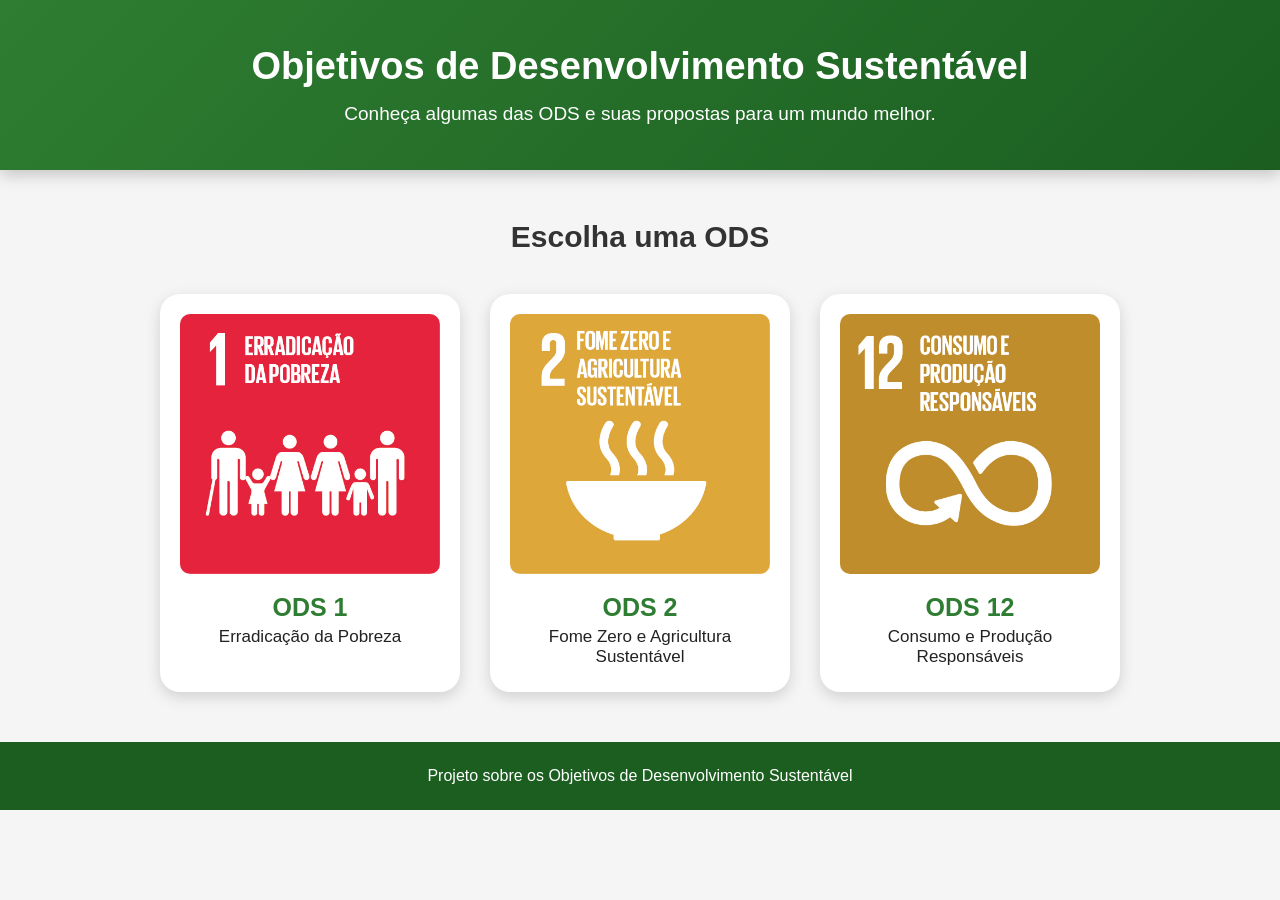
<file: index.html>
<!DOCTYPE html>
<html lang="pt-BR">

<head>
    <meta charset="UTF-8">
    <meta name="viewport" content="width=device-width, initial-scale=1.0">

    <title>Objetivos de Desenvolvimento Sustentável</title>

    <link rel="stylesheet" href="css/index.css">
</head>

<body>

    <!-- CABEÇALHO -->
    <header>

        <h1>Objetivos de Desenvolvimento Sustentável</h1>

        <p>
            Conheça algumas das ODS e suas propostas para um mundo melhor.
        </p>

    </header>


    <!-- CONTEÚDO PRINCIPAL -->
    <main>

        <h2>Escolha uma ODS</h2>

        <div class="ods-container">


            <!-- ODS 1 -->
            <a href="ods1/index.html" class="ods-card">

                <img
                    src="images/ods1.png"
                    alt="ODS 1 - Erradicação da Pobreza"
                >

                <h3>ODS 1</h3>

                <p>
                    Erradicação da Pobreza
                </p>

            </a>


            <!-- ODS 2 -->
            <a href="ods2/index.html" class="ods-card">

                <img
                    src="images/ods2.png"
                    alt="ODS 2 - Fome Zero e Agricultura Sustentável"
                >

                <h3>ODS 2</h3>

                <p>
                    Fome Zero e Agricultura Sustentável
                </p>

            </a>


            <!-- ODS 12 -->
            <a href="ods12/index.html" class="ods-card">

                <img
                    src="images/ods12.png"
                    alt="ODS 12 - Consumo e Produção Responsáveis"
                >

                <h3>ODS 12</h3>

                <p>
                    Consumo e Produção Responsáveis
                </p>

            </a>


        </div>

    </main>


    <!-- RODAPÉ -->
    <footer>

        <p>
            Projeto sobre os Objetivos de Desenvolvimento Sustentável
        </p>

    </footer>

</body>

</html>
</file>
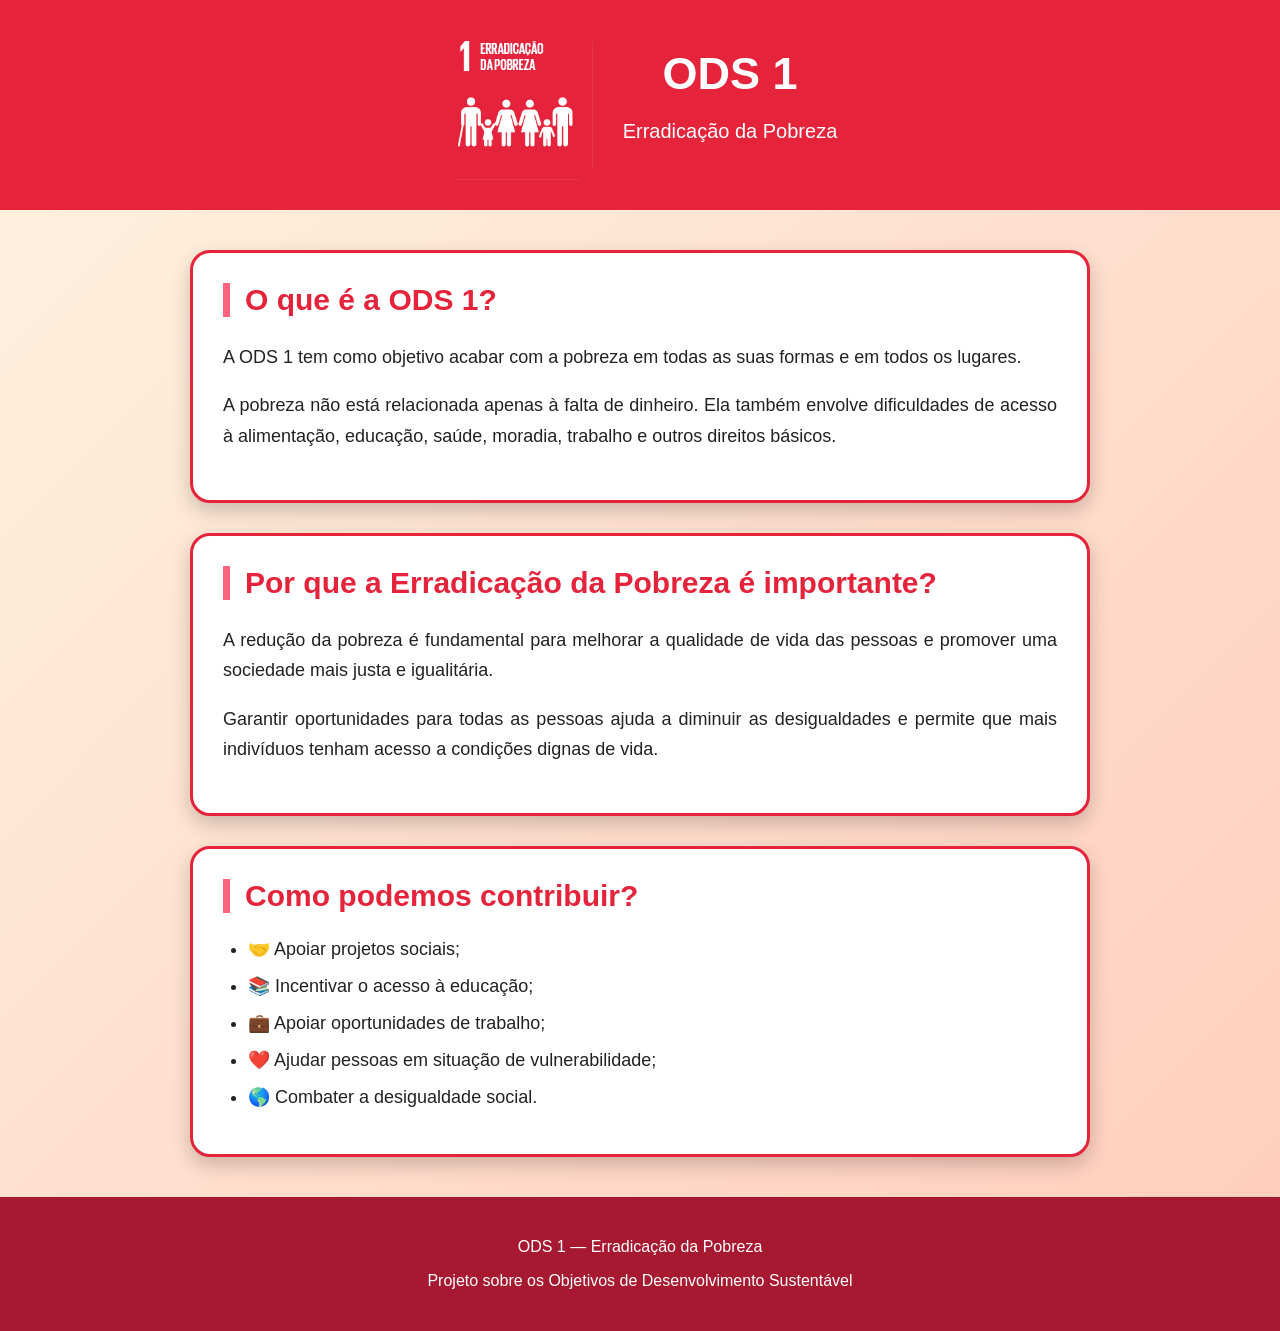
<file: ods1/index.html>
<!DOCTYPE html>
<html lang="pt-BR">

<head>
    <meta charset="UTF-8">
    <meta name="viewport" content="width=device-width, initial-scale=1.0">

    <title>ODS 1 - Erradicação da Pobreza</title>

    <style>

        /* =========================
           FUNDO DA PÁGINA
        ========================= */

        body {
            margin: 0;
            font-family: Arial, sans-serif;
            background: linear-gradient(135deg, #fff3e0, #ffccbc);
            color: #222;
        }


        /* =========================
           CABEÇALHO
        ========================= */

        header {
            background-color: #e5243b;
            color: white;
            padding: 30px;
        }

        .header-content {
            display: flex;
            align-items: center;
            justify-content: center;
            gap: 30px;
        }

        .header-content img {
            width: 150px;
            border-radius: 15px;
        }

        .header-text {
            text-align: center;
        }

        .header-text h1 {
            font-size: 45px;
            margin: 0;
        }

        .header-text p {
            font-size: 20px;
        }


        /* =========================
           CONTEÚDO
        ========================= */

        main {
            width: 90%;
            max-width: 900px;
            margin: 40px auto;
        }


        /* =========================
           CARDS
        ========================= */

        section {
            background-color: white;

            border: 3px solid #e5243b;

            border-radius: 20px;

            padding: 30px;

            margin-bottom: 30px;

            box-shadow: 0 8px 20px rgba(0, 0, 0, 0.20);

            transition: 0.3s;
        }


        section:hover {
            transform: translateY(-7px);

            box-shadow:
                0 15px 30px rgba(0, 0, 0, 0.25);
        }


        /* =========================
           TÍTULOS
        ========================= */

        section h2 {
            color: #e5243b;

            font-size: 30px;

            border-left: 7px solid #ff6380;

            padding-left: 15px;

            margin-top: 0;
        }


        /* =========================
           TEXTOS
        ========================= */

        section p {
            font-size: 18px;

            line-height: 1.7;

            text-align: justify;
        }


        /* =========================
           LISTA
        ========================= */

        section ul {
            padding-left: 25px;
        }

        section li {
            font-size: 18px;

            margin: 15px 0;
        }


        /* =========================
           RODAPÉ
        ========================= */

        footer {
            background-color: #a71930;

            color: white;

            text-align: center;

            padding: 25px;
        }


        /* =========================
           CELULAR
        ========================= */

        @media (max-width: 600px) {

            .header-content {
                flex-direction: column;
            }

            .header-content img {
                width: 120px;
            }

            .header-text h1 {
                font-size: 35px;
            }

            section h2 {
                font-size: 24px;
            }

        }

    </style>

</head>


<body>


    <!-- CABEÇALHO -->

    <header>

        <div class="header-content">

            <img
                src="../images/ods1.png"
                alt="Imagem representando a ODS 1"
            >

            <div class="header-text">

                <h1>ODS 1</h1>

                <p>
                    Erradicação da Pobreza
                </p>

            </div>

        </div>

    </header>


    <!-- CONTEÚDO -->

    <main>


        <!-- O QUE É -->

        <section>

            <h2>O que é a ODS 1?</h2>

            <p>
                A ODS 1 tem como objetivo acabar com a pobreza
                em todas as suas formas e em todos os lugares.
            </p>

            <p>
                A pobreza não está relacionada apenas à falta de
                dinheiro. Ela também envolve dificuldades de acesso
                à alimentação, educação, saúde, moradia, trabalho
                e outros direitos básicos.
            </p>

        </section>


        <!-- IMPORTÂNCIA -->

        <section>

            <h2>Por que a Erradicação da Pobreza é importante?</h2>

            <p>
                A redução da pobreza é fundamental para melhorar
                a qualidade de vida das pessoas e promover uma
                sociedade mais justa e igualitária.
            </p>

            <p>
                Garantir oportunidades para todas as pessoas ajuda
                a diminuir as desigualdades e permite que mais
                indivíduos tenham acesso a condições dignas de vida.
            </p>

        </section>


        <!-- COMO CONTRIBUIR -->

        <section>

            <h2>Como podemos contribuir?</h2>

            <ul>

                <li>🤝 Apoiar projetos sociais;</li>

                <li>📚 Incentivar o acesso à educação;</li>

                <li>💼 Apoiar oportunidades de trabalho;</li>

                <li>❤️ Ajudar pessoas em situação de vulnerabilidade;</li>

                <li>🌎 Combater a desigualdade social.</li>

            </ul>

        </section>


    </main>


    <!-- RODAPÉ -->

    <footer>

        <p>
            ODS 1 — Erradicação da Pobreza
        </p>

        <p>
            Projeto sobre os Objetivos de Desenvolvimento Sustentável
        </p>

    </footer>


</body>

</html>
</file>
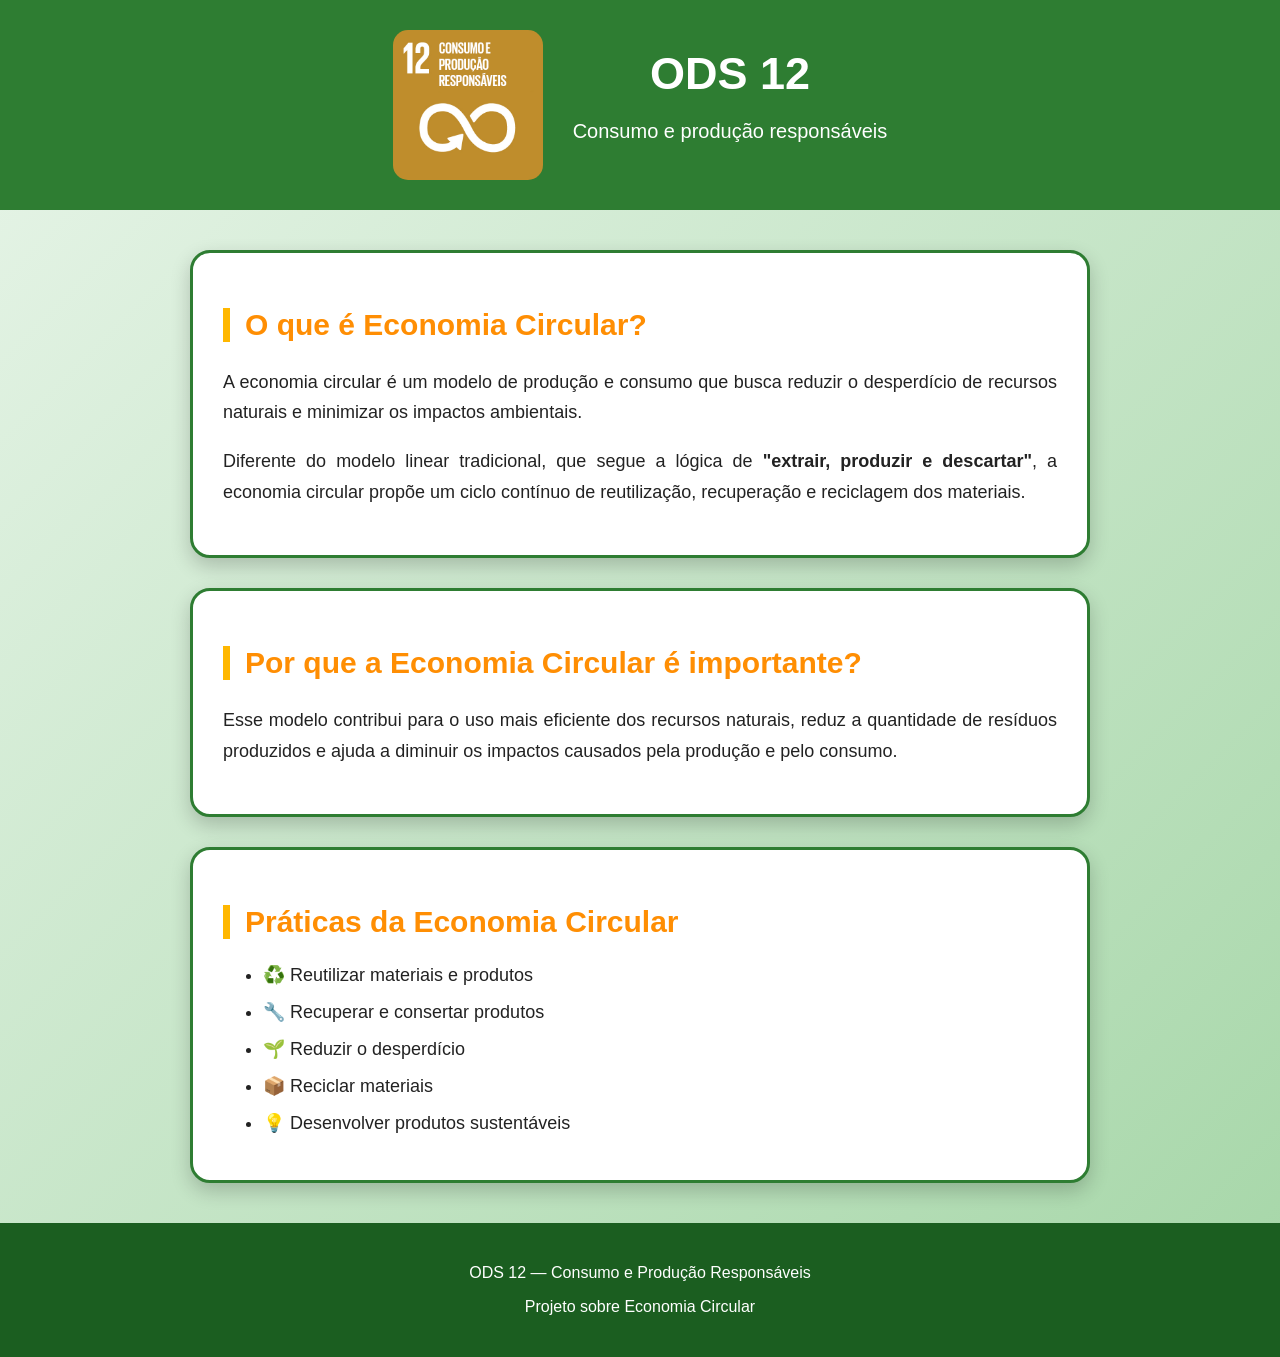
<file: ods12/index.html>
<!DOCTYPE html>
<html lang="pt-BR">

<head>
    <meta charset="UTF-8">
    <meta name="viewport" content="width=device-width, initial-scale=1.0">

    <title>ODS 12 - Consumo e Produção Responsáveis</title>

    <style>
        body {
            margin: 0;
            font-family: Arial, sans-serif;
            background: linear-gradient(135deg, #e8f5e9, #a5d6a7);
            color: #222;
        }

        header {
            background-color: #2e7d32;
            color: white;
            padding: 30px;
        }

        .header-content {
            display: flex;
            align-items: center;
            justify-content: center;
            gap: 30px;
        }

        .header-content img {
            width: 150px;
            border-radius: 15px;
        }

        .header-text {
            text-align: center;
        }

        .header-text h1 {
            font-size: 45px;
            margin: 0;
        }

        .header-text p {
            font-size: 20px;
        }

        main {
            width: 90%;
            max-width: 900px;
            margin: 40px auto;
        }

        section {
            background-color: white;
            border: 3px solid #2e7d32;
            border-radius: 20px;
            padding: 30px;
            margin-bottom: 30px;
            box-shadow: 0 8px 20px rgba(0, 0, 0, 0.20);
        }

        section h2 {
            color: #ff8e03;
            font-size: 30px;
            border-left: 7px solid #ffb700;
            padding-left: 15px;
        }

        section p {
            font-size: 18px;
            line-height: 1.7;
            text-align: justify;
        }

        section li {
            font-size: 18px;
            margin: 15px 0;
        }

        footer {
            background-color: #1b5e20;
            color: white;
            text-align: center;
            padding: 25px;
        }
    </style>
</head>

<body>

    <header>

        <div class="header-content">

            <img
                src="../images/ods12.png"
                alt="Imagem representando a ODS 12"
            >

            <div class="header-text">

                <h1>ODS 12</h1>

                <p>
                    Consumo e produção responsáveis
                </p>

            </div>

        </div>

    </header>

    <main>

        <section>

            <h2>O que é Economia Circular?</h2>

            <p>
                A economia circular é um modelo de produção e consumo
                que busca reduzir o desperdício de recursos naturais
                e minimizar os impactos ambientais.
            </p>

            <p>
                Diferente do modelo linear tradicional, que segue a
                lógica de <strong>"extrair, produzir e descartar"</strong>,
                a economia circular propõe um ciclo contínuo de
                reutilização, recuperação e reciclagem dos materiais.
            </p>

        </section>

        <section>

            <h2>Por que a Economia Circular é importante?</h2>

            <p>
                Esse modelo contribui para o uso mais eficiente dos
                recursos naturais, reduz a quantidade de resíduos
                produzidos e ajuda a diminuir os impactos causados
                pela produção e pelo consumo.
            </p>

        </section>

        <section>

            <h2>Práticas da Economia Circular</h2>

            <ul>
                <li>♻️ Reutilizar materiais e produtos</li>
                <li>🔧 Recuperar e consertar produtos</li>
                <li>🌱 Reduzir o desperdício</li>
                <li>📦 Reciclar materiais</li>
                <li>💡 Desenvolver produtos sustentáveis</li>
            </ul>

        </section>

    </main>

    <footer>

        <p>
            ODS 12 — Consumo e Produção Responsáveis
        </p>

        <p>
            Projeto sobre Economia Circular
        </p>

    </footer>

</body>

</html>
</file>
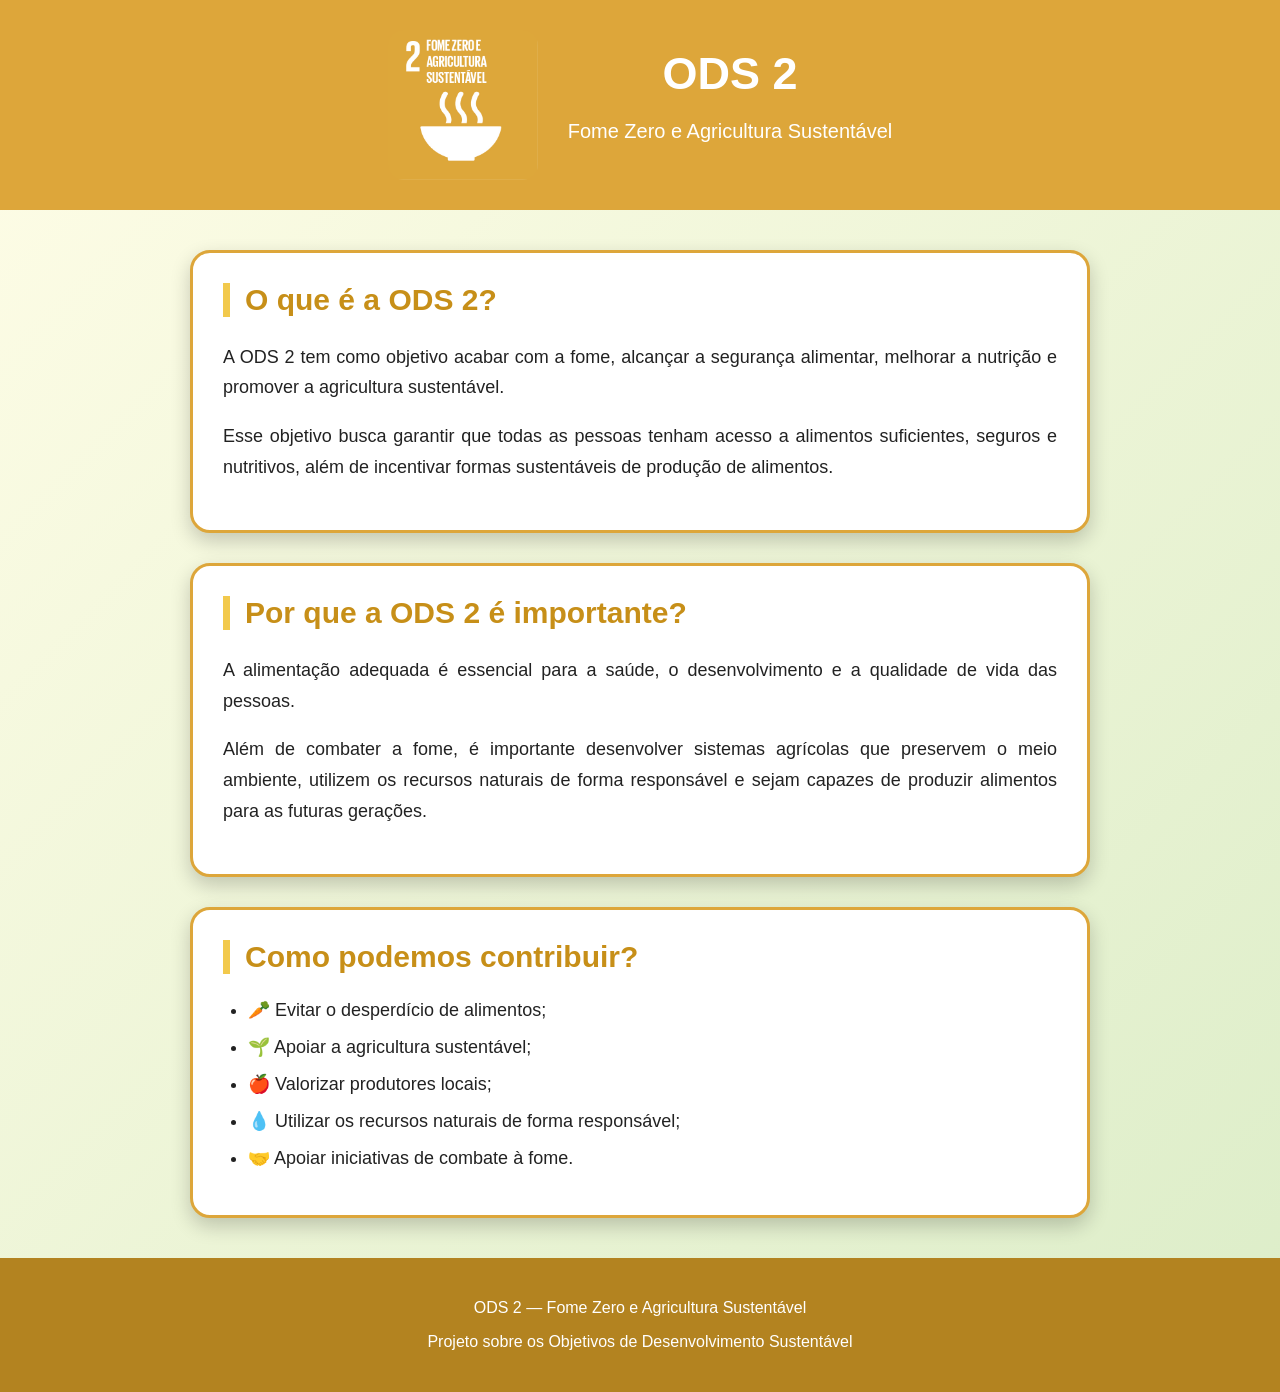
<file: ods2/index.html>
<!DOCTYPE html>
<html lang="pt-BR">

<head>
    <meta charset="UTF-8">
    <meta name="viewport" content="width=device-width, initial-scale=1.0">

    <title>ODS 2 - Fome Zero e Agricultura Sustentável</title>

    <style>

        /* =========================
           FUNDO DA PÁGINA
        ========================= */

        body {
            margin: 0;
            font-family: Arial, sans-serif;
            background: linear-gradient(135deg, #fffde7, #dcedc8);
            color: #222;
        }


        /* =========================
           CABEÇALHO
        ========================= */

        header {
            background-color: #dda63a;
            color: white;
            padding: 30px;
        }

        .header-content {
            display: flex;
            align-items: center;
            justify-content: center;
            gap: 30px;
        }

        .header-content img {
            width: 150px;
            border-radius: 15px;
        }

        .header-text {
            text-align: center;
        }

        .header-text h1 {
            font-size: 45px;
            margin: 0;
        }

        .header-text p {
            font-size: 20px;
        }


        /* =========================
           CONTEÚDO
        ========================= */

        main {
            width: 90%;
            max-width: 900px;
            margin: 40px auto;
        }


        /* =========================
           CARDS
        ========================= */

        section {
            background-color: white;

            border: 3px solid #dda63a;

            border-radius: 20px;

            padding: 30px;

            margin-bottom: 30px;

            box-shadow: 0 8px 20px rgba(0, 0, 0, 0.20);

            transition: 0.3s;
        }


        section:hover {
            transform: translateY(-7px);

            box-shadow:
                0 15px 30px rgba(0, 0, 0, 0.25);
        }


        /* =========================
           TÍTULOS
        ========================= */

        section h2 {
            color: #c78f18;

            font-size: 30px;

            border-left: 7px solid #f2c94c;

            padding-left: 15px;

            margin-top: 0;
        }


        /* =========================
           TEXTOS
        ========================= */

        section p {
            font-size: 18px;

            line-height: 1.7;

            text-align: justify;
        }


        /* =========================
           LISTA
        ========================= */

        section ul {
            padding-left: 25px;
        }

        section li {
            font-size: 18px;

            margin: 15px 0;
        }


        /* =========================
           RODAPÉ
        ========================= */

        footer {
            background-color: #b38320;

            color: white;

            text-align: center;

            padding: 25px;
        }


        /* =========================
           CELULAR
        ========================= */

        @media (max-width: 600px) {

            .header-content {
                flex-direction: column;
            }

            .header-content img {
                width: 120px;
            }

            .header-text h1 {
                font-size: 35px;
            }

            section h2 {
                font-size: 24px;
            }

        }

    </style>

</head>


<body>


    <!-- CABEÇALHO -->

    <header>

        <div class="header-content">

            <img
                src="../images/ods2.png"
                alt="Imagem representando a ODS 2"
            >

            <div class="header-text">

                <h1>ODS 2</h1>

                <p>
                    Fome Zero e Agricultura Sustentável
                </p>

            </div>

        </div>

    </header>


    <!-- CONTEÚDO -->

    <main>


        <!-- O QUE É -->

        <section>

            <h2>O que é a ODS 2?</h2>

            <p>
                A ODS 2 tem como objetivo acabar com a fome,
                alcançar a segurança alimentar, melhorar a nutrição
                e promover a agricultura sustentável.
            </p>

            <p>
                Esse objetivo busca garantir que todas as pessoas
                tenham acesso a alimentos suficientes, seguros e
                nutritivos, além de incentivar formas sustentáveis
                de produção de alimentos.
            </p>

        </section>


        <!-- IMPORTÂNCIA -->

        <section>

            <h2>Por que a ODS 2 é importante?</h2>

            <p>
                A alimentação adequada é essencial para a saúde,
                o desenvolvimento e a qualidade de vida das pessoas.
            </p>

            <p>
                Além de combater a fome, é importante desenvolver
                sistemas agrícolas que preservem o meio ambiente,
                utilizem os recursos naturais de forma responsável
                e sejam capazes de produzir alimentos para as
                futuras gerações.
            </p>

        </section>


        <!-- COMO CONTRIBUIR -->

        <section>

            <h2>Como podemos contribuir?</h2>

            <ul>

                <li>🥕 Evitar o desperdício de alimentos;</li>

                <li>🌱 Apoiar a agricultura sustentável;</li>

                <li>🍎 Valorizar produtores locais;</li>

                <li>💧 Utilizar os recursos naturais de forma responsável;</li>

                <li>🤝 Apoiar iniciativas de combate à fome.</li>

            </ul>

        </section>


    </main>


    <!-- RODAPÉ -->

    <footer>

        <p>
            ODS 2 — Fome Zero e Agricultura Sustentável
        </p>

        <p>
            Projeto sobre os Objetivos de Desenvolvimento Sustentável
        </p>

    </footer>


</body>

</html>
</file>
<file: css/index.css>
/* =========================
   CONFIGURAÇÕES GERAIS
========================= */

* {
    box-sizing: border-box;
}

body {
    margin: 0;

    font-family:
        'Segoe UI',
        Tahoma,
        Geneva,
        Verdana,
        sans-serif;

    background-color: #f5f5f5;

    color: #222;
}


/* =========================
   CABEÇALHO
========================= */

header {
    background: linear-gradient(
        135deg,
        #2e7d32,
        #1b5e20
    );

    color: white;

    text-align: center;

    padding: 45px 20px;

    box-shadow:
        0 5px 15px rgba(0, 0, 0, 0.2);
}

header h1 {
    margin: 0 0 15px;

    font-size: 38px;
}

header p {
    margin: 0;

    font-size: 19px;
}


/* =========================
   CONTEÚDO
========================= */

main {
    width: 90%;

    max-width: 1200px;

    margin: 50px auto;

    text-align: center;
}

main h2 {
    font-size: 30px;

    color: #333;

    margin-bottom: 40px;
}


/* =========================
   CARDS DAS ODS
========================= */

.ods-container {

    display: flex;

    justify-content: center;

    align-items: stretch;

    gap: 30px;

    flex-wrap: wrap;
}


/* Cada card */

.ods-card {

    width: 300px;

    background-color: white;

    border-radius: 20px;

    padding: 20px;

    text-decoration: none;

    color: #222;

    box-shadow:
        0 5px 15px rgba(0, 0, 0, 0.15);

    transition:
        transform 0.3s,
        box-shadow 0.3s;
}


/* Imagem */

.ods-card img {

    width: 100%;

    max-width: 260px;

    height: auto;

    border-radius: 10px;
}


/* Título */

.ods-card h3 {

    font-size: 25px;

    margin: 15px 0 5px;

    color: #2e7d32;
}


/* Descrição */

.ods-card p {

    font-size: 17px;

    margin: 5px 0;
}


/* =========================
   EFEITO AO PASSAR O MOUSE
========================= */

.ods-card:hover {

    transform: translateY(-10px);

    box-shadow:
        0 15px 30px rgba(0, 0, 0, 0.25);
}


/* =========================
   RODAPÉ
========================= */

footer {

    background-color: #1b5e20;

    color: white;

    text-align: center;

    padding: 25px;

    margin-top: 50px;
}

footer p {
    margin: 0;

    font-size: 16px;
}


/* =========================
   CELULAR
========================= */

@media (max-width: 768px) {

    header h1 {
        font-size: 30px;
    }

    header p {
        font-size: 17px;
    }

    main h2 {
        font-size: 26px;
    }

    .ods-card {
        width: 90%;

        max-width: 350px;
    }

}
</file>
